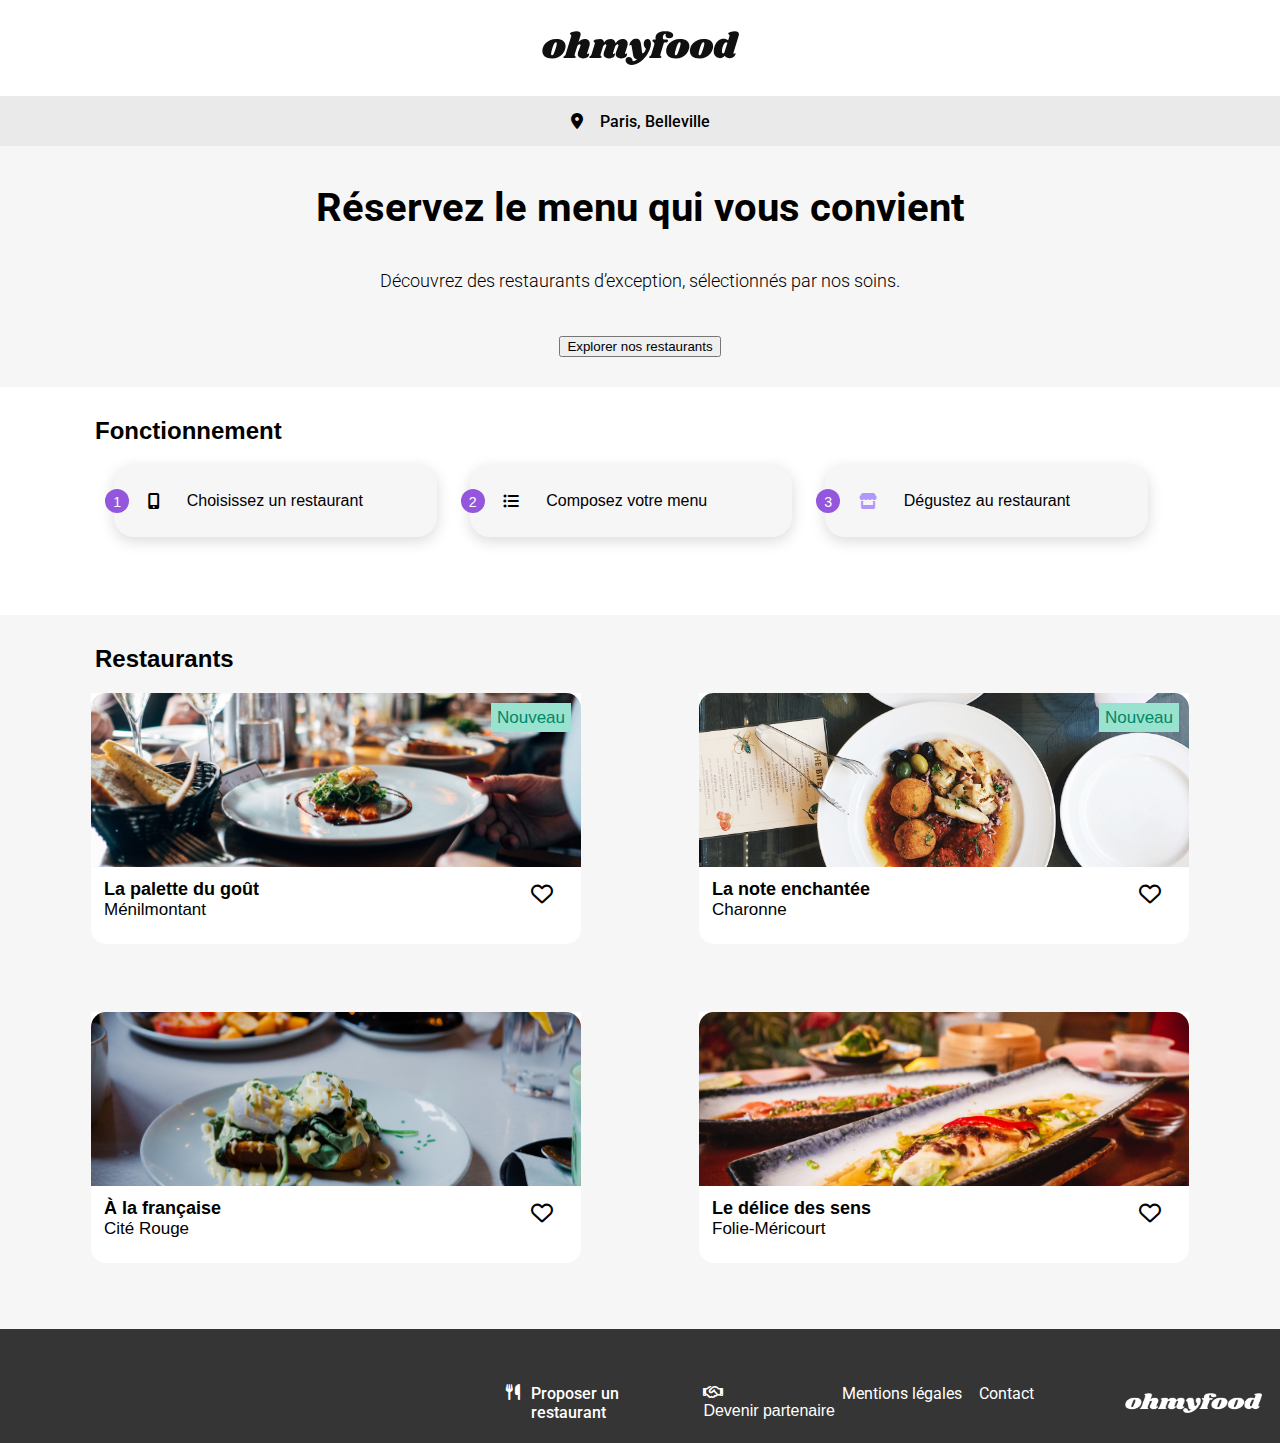
<file: index.html>
<!DOCTYPE html>
<html lang="fr">
<head>
  <meta charset="UTF-8">
  <meta name="viewport" content="width=device-width, initial-scale=1.0">
  <title>OhMyFood</title>

  <link href="https://fonts.googleapis.com/css2?family=Shrikhand&display=swap" rel="stylesheet">
  <link href="https://fonts.googleapis.com/css2?family=Roboto:wght@300;400;500;700&family=Shrikhand&display=swap" rel="stylesheet">
  <link
    rel="stylesheet"
    href="https://cdn.jsdelivr.net/npm/@fortawesome/fontawesome-free@6.5.0/css/all.min.css"
  />

  <link rel="stylesheet" href="css/accueil.css">
</head>

<body class="page-accueil">
  <header>
    <div class="logo-ohmyfood">
      <img src="Images-et-textes-Ohmyfood/images/logo/ohmyfood@2x.svg" alt="Logo Ohmyfood">
    </div>

    <section class="localisation">
      <i class="fa-solid fa-location-dot"></i>
      <p>Paris, Belleville</p>
    </section>
  </header>

<main>
    <section class="nos-restaurants">
      <div class="titre">
    <h1>Réservez le menu qui vous convient</h1>
    </div>
    <div class="para">
    <p>Découvrez des restaurants d’exception, sélectionnés par nos soins.</p>
    </div>
    <div class="button-explorer">
    <button class="button"> Explorer nos restaurants</button>
    </div>
    </section>

    <section class="fonctionnement">
        <h2>Fonctionnement</h2>
        <div class="fonc-ordi">
        <div class="resto-fonc">
          <div class="icone-chiffre">
        <p>1</p>
        </div>
        <div class="resto-fonc-1">
            <i class="fa-solid fa-mobile-screen-button"></i>
        <p class="fonc-p">Choisissez un restaurant</p>
        </div>
        </div>
        <div class="resto-fonc">
          <div class="icone-chiffre">
        <p>2</p>
        </div>
        <div class="resto-fonc-1">
            <i class="fa-solid fa-list-ul"></i>
        <p class="fonc-p">Composez votre menu</p>
        </div>
        </div>
        <div class="resto-fonc">
          <div class="icone-chiffre">
        <p>3</p>
        </div>
        <div class="resto-fonc-1 last">
            <i class="fa-solid fa-store" style="color: #B197FC;"></i>
        <p class="fonc-p">Dégustez au restaurant</p>
        </div>
        </div>
        </div>
    </section>

    <section class="restaurants">
      
      <h2>Restaurants</h2>

      <div class="card-contenaire">

      <div class="card-resto card-1">
        <a href="Restaurant/La-palette-du-gout.html">
        <div class="img-plus-badge">
      <img src="Images-et-textes-Ohmyfood/images/restaurants/jay-wennington-N_Y88TWmGwA-unsplash.jpg" alt="image-d'un-plat-gastro">
      <div class="nouveau">
        <p>Nouveau</p>
      </div>
      </div>
      <div class="bas-de-card">
      <div class="card-txt">
        <h3>La palette du goût</h3>
        <p>Ménilmontant</p>
      </div>
      </div> 
        </a>
      <div class="button-coeur">
       <label class="coeur">
  <input type="checkbox">
  <i class="fa-regular fa-heart coeur-vide"></i>
  <i class="fa-solid fa-heart coeur-plein"></i>
</label>
    </div>
</div>

      <div class="card-resto card-2">
        <a href="Restaurant/La-note-enchantee.html">
        <div class="img-plus-badge">
      <img src="Images-et-textes-Ohmyfood/images/restaurants/stil-u2Lp8tXIcjw-unsplash.jpg" alt="image-d'un-plat-vue-de-dessus">
      <div class="nouveau">
        <p>Nouveau</p>
      </div>
      </div>
      <div class="bas-de-card">
      <div class="card-txt">
        <h3>La note enchantée</h3>
        <p>Charonne</p>
      </div>
      </div> 
        </a>
      <div class="button-coeur">
       <label class="coeur">
  <input type="checkbox">
  <i class="fa-regular fa-heart coeur-vide"></i>
  <i class="fa-solid fa-heart coeur-plein"></i>
</label>
    </div>
</div>

      <div class="card-resto card-3">
        <a href="Restaurant/A-la-francaise.html">
      <img src="Images-et-textes-Ohmyfood/images/restaurants/toa-heftiba-DQKerTsQwi0-unsplash.jpg" alt="image-d'un-plat-a-la-française">
      <div class="bas-de-card">
      <div class="card-txt">
        <h3>À la française</h3>
        <p>Cité Rouge</p>
      </div>
      </div> 
        </a>
      <div class="button-coeur">
       <label class="coeur">
  <input type="checkbox">
  <i class="fa-regular fa-heart coeur-vide"></i>
  <i class="fa-solid fa-heart coeur-plein"></i>
</label>
    </div>
</div>
      
      <div class="card-resto">
        <a href="Restaurant/Le-delice-des-sens.html">
      <img src="Images-et-textes-Ohmyfood/images/restaurants/louis-hansel-shotsoflouis-qNBGVyOCY8Q-unsplash.jpg" alt="image-d'un-plat-de-poisson">
      <div class="bas-de-card">
      <div class="card-txt">
        <h3>Le délice des sens</h3>
        <p>Folie-Méricourt</p>
      </div>
      </div> 
        </a>
      <div class="button-coeur">
       <label class="coeur">
  <input type="checkbox">
  <i class="fa-regular fa-heart coeur-vide"></i>
  <i class="fa-solid fa-heart coeur-plein"></i>
</label>
</div>
  </div>
    </div>
</section>
</main>

<footer>
<img src="Images-et-textes-Ohmyfood/images/logo/ohmyfood.png" alt="logo-oh-my-food">
<div class="txt-footer">
  <div class="couvert">
  <i class="fa-solid fa-utensils"></i>
  <p>Proposer un restaurant</p>
  </div>
  <div class="partenaire">
  <i class="fa-regular fa-handshake"></i>
  <p>Devenir partenaire</p>
  </div>
  <p class="moins">Mentions légales</p>
  <p class="moins">Contact</p>
</div>
</footer>
</body>
</html>
</file>
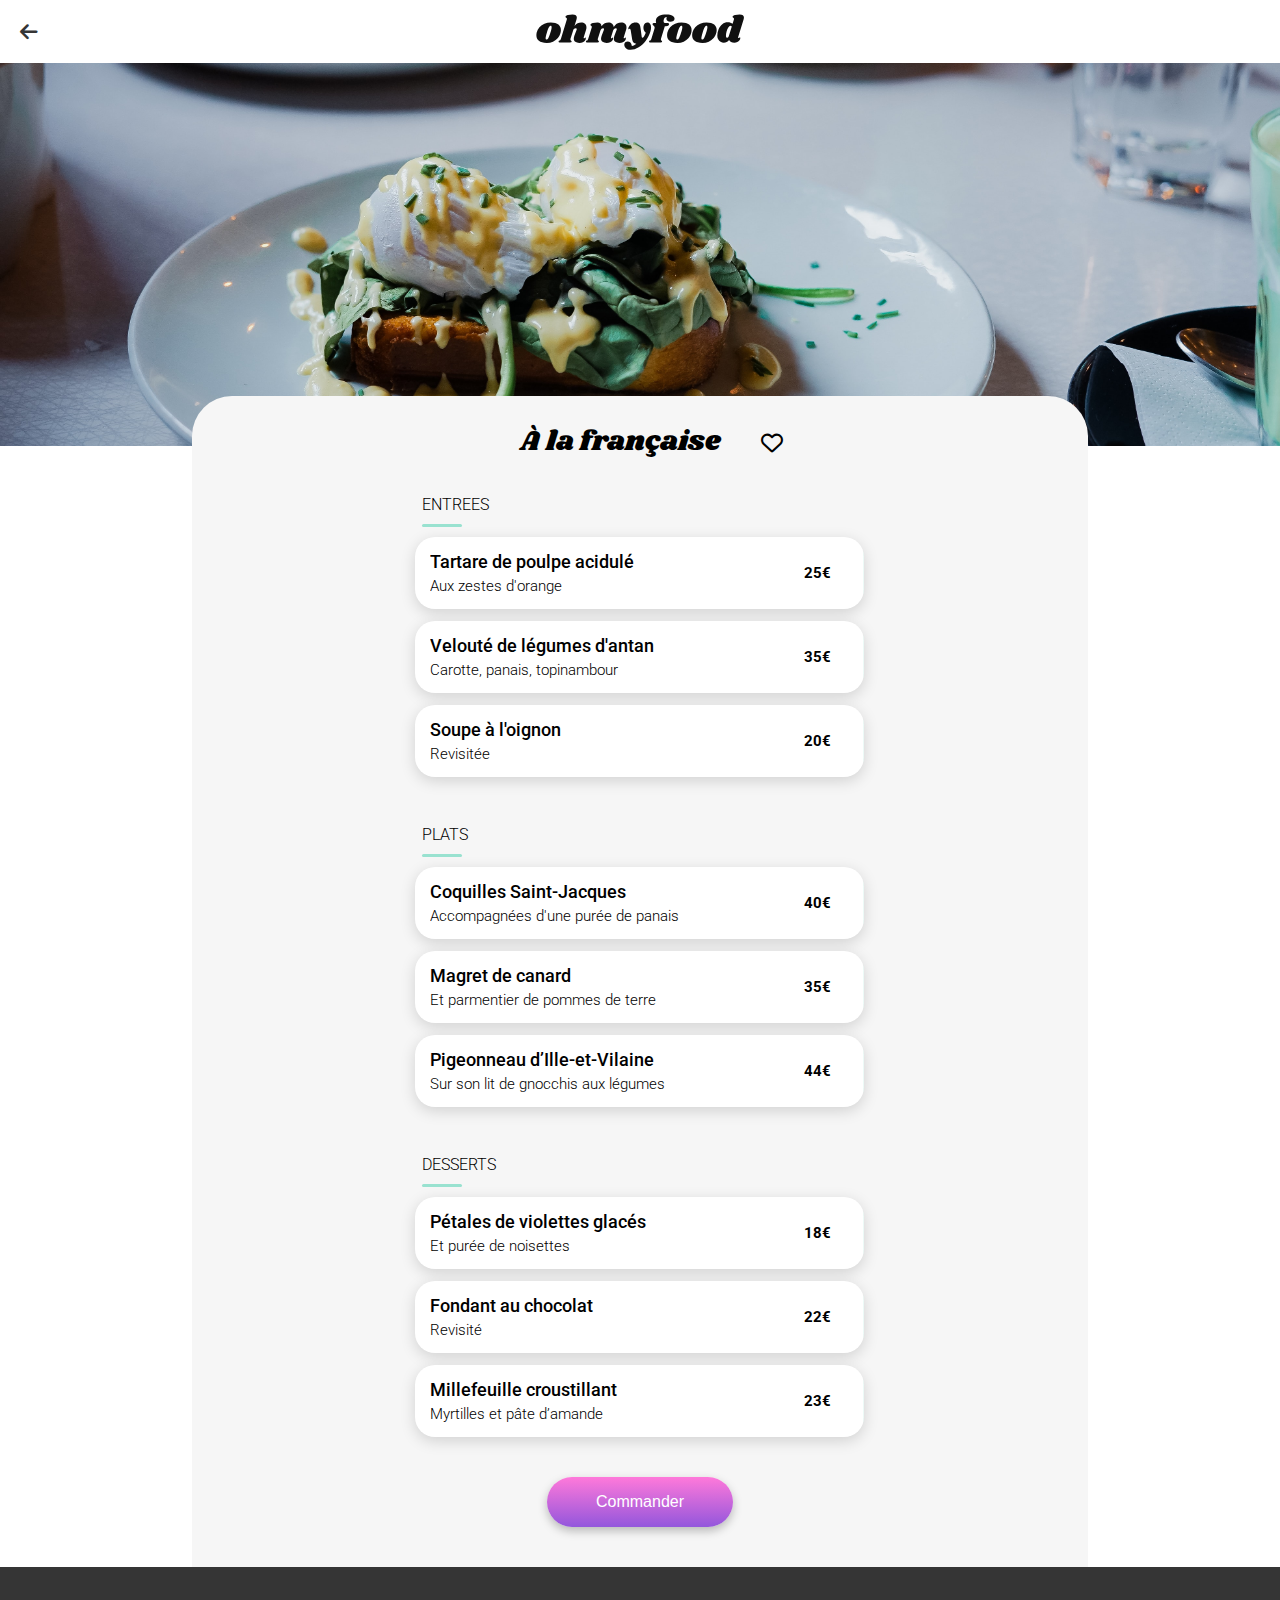
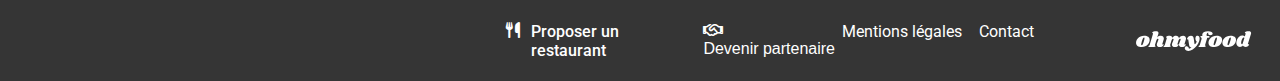
<file: Restaurant/A-la-francaise.html>
<!DOCTYPE html>
<html lang="fr">
<head>
  <meta charset="UTF-8">
  <meta name="viewport" content="width=device-width, initial-scale=1.0">
  <title>OhMyFood - À la française</title>

<link href="https://fonts.googleapis.com/css2?family=Shrikhand&display=swap" rel="stylesheet">
<link href="https://fonts.googleapis.com/css2?family=Roboto:wght@300;400;500;700&family=Shrikhand&display=swap" rel="stylesheet">

  <link
    rel="stylesheet"
    href="https://cdn.jsdelivr.net/npm/@fortawesome/fontawesome-free@6.5.0/css/all.min.css"
  />

  <link rel="stylesheet" href="../css/Restaurant.css">
  <link rel="stylesheet" href="../css/accueil.css">
</head>


<body class="page2">
  <header>
    <div class="logo-ohmyfood-2">
      <a href="../index.html">
        <i class="fa-solid fa-arrow-left fleche-de-gauche"></i>
      </a>
      <img src="../Images-et-textes-Ohmyfood/images/logo/ohmyfood@2x.svg" alt="Logo Ohmyfood">
    </div>
    <img src="../Images-et-textes-Ohmyfood/images/restaurants/toa-heftiba-DQKerTsQwi0-unsplash.jpg" class="img-header" alt="image-d'un-plat-gastro">
  </header>

<main class="main-2">

    <section class="La-palette-du-gout">
    <div class="titre-2">
    <h1>À la française</h1>
    <label class="coeur">
  <input type="checkbox">
  <i class="fa-regular fa-heart coeur-vide"></i>
  <i class="fa-solid fa-heart coeur-plein"></i>
</label>
    </div>
    </section>

  <section class="menu">
  <div class="titre-plus-barre">
  <h2>ENTRÉES</h2>
  <hr class="separator">
  </div>
  <div class="entree">
  <div class="card-menu">
  <div class="clique">
  <div class="card-text">
  <h3>Tartare de poulpe acidulé</h3>
  <p>Aux zestes d'orange</p>
  </div>
  <div class="prix">25€</div>
  </div>
  <div class="fond-vert">
  <span class="icone-border">✓</span>
  </div>
  </div>

  <div class="card-menu">
  <div class="clique">
  <div class="card-text">
  <h3>Velouté de légumes d'antan</h3>
  <p>Carotte, panais, topinambour</p>
  </div>
  <div class="prix">35€</div>
  </div>
  <div class="fond-vert">
  <span class="icone-border">✓</span>
  </div>
  </div>

  <div class="card-menu">
  <div class="clique">
  <div class="card-text">
  <h3>Soupe à l'oignon</h3>
  <p>Revisitée</p>
  </div>
  <div class="prix">20€</div>
  </div>
  <div class="fond-vert">
  <span class="icone-border">✓</span>
  </div>
  </div>
  </div>
  </section>
        
  <section class="menu">
  <div class="titre-plus-barre">
  <h2>PLATS</h2>
  <hr class="separator">
  </div>
  <div class="entree">
  <div class="card-menu">
  <div class="clique">
  <div class="card-text">
  <h3>Coquilles Saint-Jacques</h3>
  <p>Accompagnées d'une purée de panais</p>
  </div>
  <div class="prix">40€</div>
  </div>
  <div class="fond-vert">
  <span class="icone-border">✓</span>
  </div>
  </div>

  <div class="card-menu">
  <div class="clique">
  <div class="card-text">
  <h3>Magret de canard</h3>
  <p>Et parmentier de pommes de terre</p>
  </div>
  <div class="prix">35€</div>
  </div>
  <div class="fond-vert">
  <span class="icone-border">✓</span>
  </div>
  </div>
  
  <div class="card-menu">
  <div class="clique">
  <div class="card-text">
  <h3>Pigeonneau d’Ille-et-Vilaine</h3>
  <p>Sur son lit de gnocchis aux légumes</p>
  </div>
  <div class="prix">44€</div>
  </div>
  <div class="fond-vert">
  <span class="icone-border">✓</span>
  </div>
  </div>
  </div>
  </section>
  

  <section class="menu">
  <div class="titre-plus-barre">
  <h2>DESSERTS</h2>
  <hr class="separator">
  </div>
  <div class="entree">
  <div class="card-menu">
  <div class="clique">
  <div class="card-text">
  <h3>Pétales de violettes glacés</h3>
  <p>Et purée de noisettes</p>
  </div>
  <div class="prix">18€</div>
  </div>
  <div class="fond-vert">
  <span class="icone-border">✓</span>
  </div>
  </div>

  <div class="card-menu">
  <div class="clique">
  <div class="card-text">
  <h3>Fondant au chocolat</h3>
  <p>Revisité</p>
  </div>
  <div class="prix">22€</div>
  </div>
  <div class="fond-vert">
  <span class="icone-border">✓</span>
  </div>
  </div>

  <div class="card-menu">
  <div class="clique">
  <div class="card-text">
  <h3>Millefeuille croustillant</h3>
  <p>Myrtilles et pâte d’amande</p>
  </div>
  <div class="prix">23€</div>
  </div>
  <div class="fond-vert">
  <span class="icone-border">✓</span>
  </div>
  </div>
  </div>
  </section>
  

  <div class="button-explorer2 back-button">
    <button class="button-2" src="">Commander</button>
    </div>
</main>

<footer>
<img src="../Images-et-textes-Ohmyfood/images/logo/ohmyfood@2x.svg" alt="logo-oh-my-food">
<div class="txt-footer">
  <div class="couvert">
  <i class="fa-solid fa-utensils"></i>
  <p>Proposer un restaurant</p>
  </div>
  <div class="partenaire">
  <i class="fa-regular fa-handshake"></i>
  <p>Devenir partenaire</p>
  </div>
  <p class="moins">Mentions légales</p>
  <p class="moins">Contact</p>
</div>
</footer>
</body>
</html>
</file>
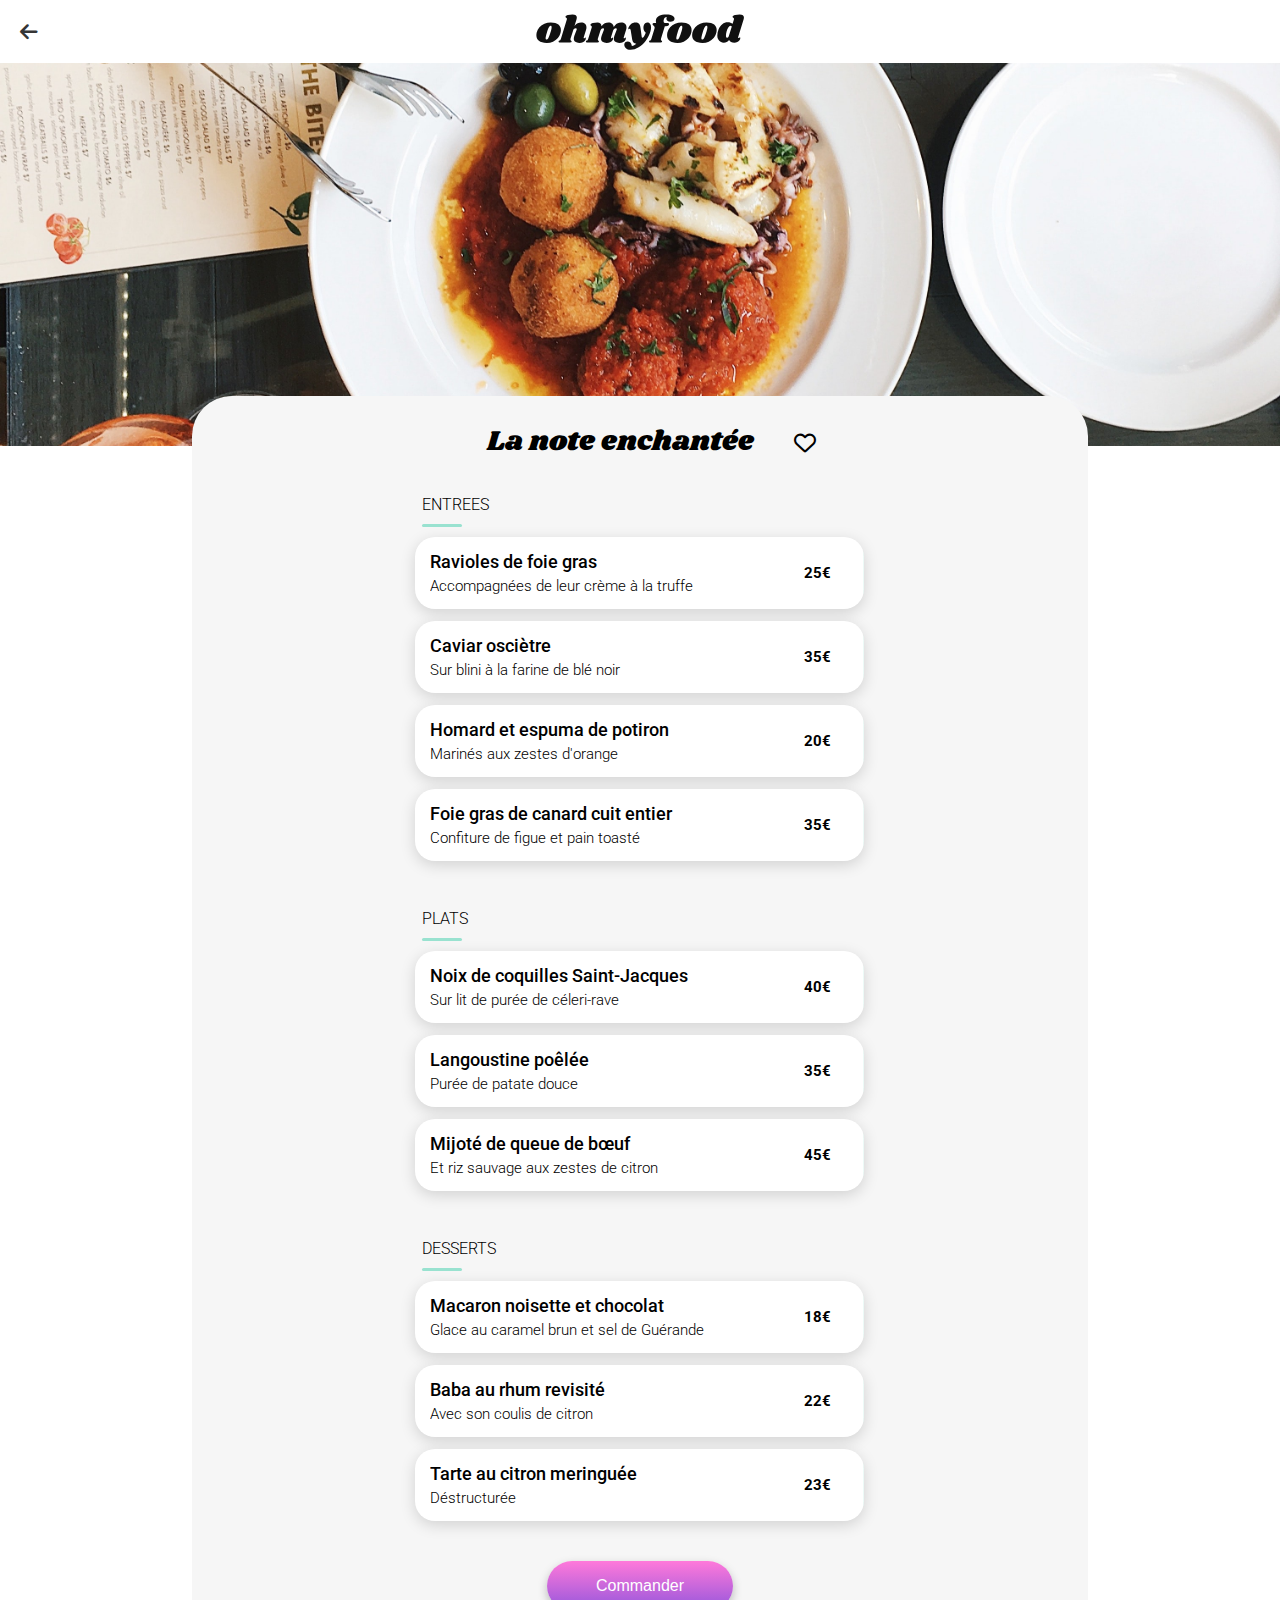
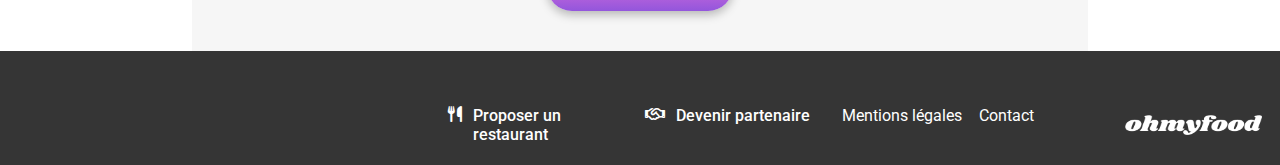
<file: Restaurant/La-note-enchantee.html>
<!DOCTYPE html>
<html lang="fr">
<head>
  <meta charset="UTF-8">
  <meta name="viewport" content="width=device-width, initial-scale=1.0">
  <title>OhMyFood - La note enchantée</title>

<link href="https://fonts.googleapis.com/css2?family=Shrikhand&display=swap" rel="stylesheet">
<link href="https://fonts.googleapis.com/css2?family=Roboto:wght@300;400;500;700&family=Shrikhand&display=swap" rel="stylesheet">

  <link
    rel="stylesheet"
    href="https://cdn.jsdelivr.net/npm/@fortawesome/fontawesome-free@6.5.0/css/all.min.css"
  />

  <link rel="stylesheet" href="../css/Restaurant.css">
  <link rel="stylesheet" href="../css/accueil.css">
</head>


<body class="page2">
  <header>
    <div class="logo-ohmyfood-2">
      <a href="../index.html">
        <i class="fa-solid fa-arrow-left fleche-de-gauche"></i>
      </a>
      <img src="../Images-et-textes-Ohmyfood/images/logo/ohmyfood@2x.svg" alt="Logo Ohmyfood">
    </div>
    <img src="../Images-et-textes-Ohmyfood/images/restaurants/stil-u2Lp8tXIcjw-unsplash.jpg" class="img-header" alt="image-d'un-plat-gastro">
  </header>

<main class="main-2">
    <section class="La-palette-du-gout">
    <div class="titre-2">
    <h1>La note enchantée</h1>
    <label class="coeur">
  <input type="checkbox">
  <i class="fa-regular fa-heart coeur-vide"></i>
  <i class="fa-solid fa-heart coeur-plein"></i>
</label>
    </div>
    </section>

  <section class="menu">
  <div class="titre-plus-barre">
  <h2>ENTRÉES</h2>
  <hr class="separator">
  </div>
  <div class="entree">
  <div class="card-menu">
  <div class="clique">
  <div class="card-text">
  <h3>Ravioles de foie gras</h3>
  <p>Accompagnées de leur crème à la truffe</p>
  </div>
  <div class="prix">25€</div>
  </div>
  <div class="fond-vert">
  <span class="icone-border">✓</span>
  </div>
  </div>

  <div class="card-menu">
  <div class="clique">
  <div class="card-text">
  <h3>Caviar osciètre</h3>
  <p>Sur blini à la farine de blé noir</p>
  </div>
  <div class="prix">35€</div>
  </div>
  <div class="fond-vert">
  <span class="icone-border">✓</span>
  </div>
  </div>

  <div class="card-menu">
  <div class="clique">
  <div class="card-text">
  <h3>Homard et espuma de potiron</h3>
  <p>Marinés aux zestes d'orange</p>
  </div>
  <div class="prix">20€</div>
  </div>
  <div class="fond-vert">
  <span class="icone-border">✓</span>
  </div>
  </div>

  <div class="card-menu">
  <div class="clique">
  <div class="card-text">
  <h3>Foie gras de canard cuit entier</h3>
  <p>Confiture de figue et pain toasté</p>
  </div>
  <div class="prix">35€</div>
  </div>
  <div class="fond-vert">
  <span class="icone-border">✓</span>
  </div>
  </div>
  </div>
  </section>
        
  <section class="menu">
  <div class="titre-plus-barre">
  <h2>PLATS</h2>
  <hr class="separator">
  </div>
  <div class="entree">
  <div class="card-menu">
  <div class="clique">
  <div class="card-text">
  <h3>Noix de coquilles Saint-Jacques</h3>
  <p>Sur lit de purée de céleri-rave</p>
  </div>
  <div class="prix">40€</div>
  </div>
  <div class="fond-vert">
  <span class="icone-border">✓</span>
  </div>
  </div>

  <div class="card-menu">
  <div class="clique">
  <div class="card-text">
  <h3>Langoustine poêlée</h3>
  <p>Purée de patate douce</p>
  </div>
  <div class="prix">35€</div>
  </div>
  <div class="fond-vert">
  <span class="icone-border">✓</span>
  </div>
  </div>
  
  <div class="card-menu">
  <div class="clique">
  <div class="card-text">
  <h3>Mijoté de queue de bœuf</h3>
  <p>Et riz sauvage aux zestes de citron</p>
  </div>
  <div class="prix">45€</div>
  </div>
  <div class="fond-vert">
  <span class="icone-border">✓</span>
  </div>
  </div>
  </div>
  </section>
  

  <section class="menu">
  <div class="titre-plus-barre">
  <h2>DESSERTS</h2>
  <hr class="separator">
  </div>
  <div class="entree">
  <div class="card-menu">
  <div class="clique">
  <div class="card-text">
  <h3>Macaron noisette et chocolat</h3>
  <p>Glace au caramel brun et sel de Guérande</p>
  </div>
  <div class="prix">18€</div>
  </div>
  <div class="fond-vert">
  <span class="icone-border">✓</span>
  </div>
  </div>

  <div class="card-menu">
  <div class="clique">
  <div class="card-text">
  <h3>Baba au rhum revisité </h3>
  <p>Avec son coulis de citron</p>
  </div>
  <div class="prix">22€</div>
  </div>
  <div class="fond-vert">
  <span class="icone-border">✓</span>
  </div>
  </div>

  <div class="card-menu">
  <div class="clique">
  <div class="card-text">
  <h3>Tarte au citron meringuée</h3>
  <p>Déstructurée</p>
  </div>
  <div class="prix">23€</div>
  </div>
  <div class="fond-vert">
  <span class="icone-border">✓</span>
  </div>
  </div>
  </div>
  </section>
  

  <div class="button-explorer2 back-button">
    <button class="button-2">Commander</button>
    </div>
</main>

<footer>
<img src="../Images-et-textes-Ohmyfood/images/logo/ohmyfood.png" alt="logo-oh-my-food">
<div class="txt-footer">
  <div class="couvert">
  <i class="fa-solid fa-utensils"></i>
  <p>Proposer un restaurant</p>
  </div>
  <div class="couvert">
  <i class="fa-regular fa-handshake"></i>
  <p>Devenir partenaire</p>
  </div>
  <p class="moins">Mentions légales</p>
  <p class="moins">Contact</p>
</div>
</footer>
</body>
</html>
</file>
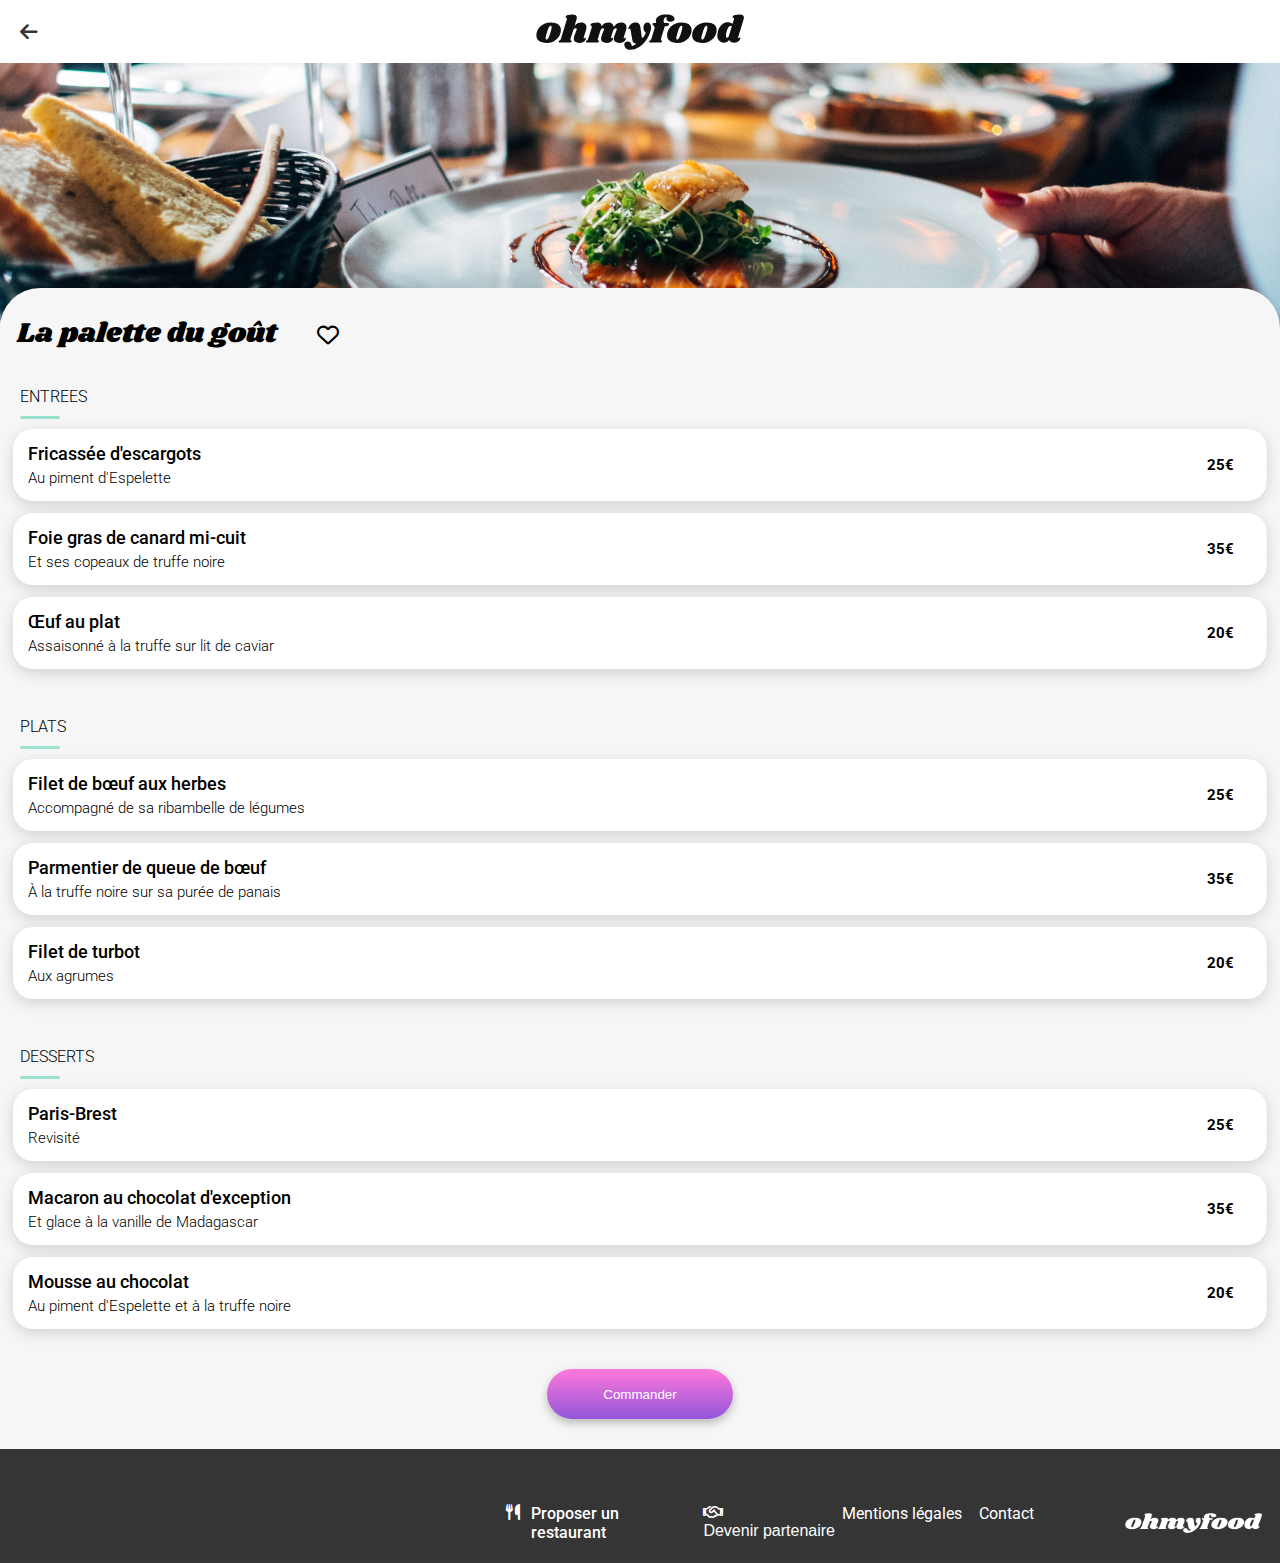
<file: Restaurant/La-palette-du-gout.html>
<!DOCTYPE html>
<html lang="fr">
<head>
  <meta charset="UTF-8">
  <meta name="viewport" content="width=device-width, initial-scale=1.0">
  <title>OhMyFood - La palette du goût</title>

<link href="https://fonts.googleapis.com/css2?family=Shrikhand&display=swap" rel="stylesheet">
<link href="https://fonts.googleapis.com/css2?family=Roboto:wght@300;400;500;700&family=Shrikhand&display=swap" rel="stylesheet">

  <link
    rel="stylesheet"
    href="https://cdn.jsdelivr.net/npm/@fortawesome/fontawesome-free@6.5.0/css/all.min.css"
  />

  <link rel="stylesheet" href="../css/Restaurant.css">
  <link rel="stylesheet" href="../css/accueil.css">
</head>


<body class="page2">
  <header>
    <div class="logo-ohmyfood-2">
      <a href="../index.html">
        <i class="fa-solid fa-arrow-left fleche-de-gauche"></i>
      </a>
      <img src="../Images-et-textes-Ohmyfood/images/logo/ohmyfood@2x.svg" alt="Logo Ohmyfood">
    </div>
  </header>

<main>
    <img src="../Images-et-textes-Ohmyfood/images/restaurants/jay-wennington-N_Y88TWmGwA-unsplash.jpg" alt="image-d'un-plat-gastro">

    <section class="La-palette-du-gout">
    <div class="titre-2">
    <h1>La palette du goût</h1>
    <label class="coeur">
  <input type="checkbox">
  <i class="fa-regular fa-heart coeur-vide"></i>
  <i class="fa-solid fa-heart coeur-plein"></i>
</label>
    </div>
    </section>

  <section class="menu">
  <div class="titre-plus-barre">
  <h2>ENTRÉES</h2>
  <hr class="separator">
  </div>
  <div class="entree">
  <div class="card-menu">
  <div class="clique">
  <div class="card-text">
  <h3>Fricassée d'escargots</h3>
  <p>Au piment d'Espelette</p>
  </div>
  <div class="prix">25€</div>
  </div>
  <div class="fond-vert">
  <span class="icone-border">✓</span>
  </div>
  </div>

  <div class="card-menu">
  <div class="clique">
  <div class="card-text">
  <h3>Foie gras de canard mi-cuit</h3>
  <p>Et ses copeaux de truffe noire</p>
  </div>
  <div class="prix">35€</div>
  </div>
  <div class="fond-vert">
  <span class="icone-border">✓</span>
  </div>
  </div>

  <div class="card-menu">
  <div class="clique">
  <div class="card-text">
  <h3>Œuf au plat</h3>
  <p>Assaisonné à la truffe sur lit de caviar</p>
  </div>
  <div class="prix">20€</div>
  </div>
  <div class="fond-vert">
  <span class="icone-border">✓</span>
  </div>
  </div>
  </div>
        
  <section class="menu">
  <div class="titre-plus-barre">
  <h2>PLATS</h2>
  <hr class="separator">
  </div>
  <div class="entree">
  <div class="card-menu">
  <div class="clique">
  <div class="card-text">
  <h3>Filet de bœuf aux herbes</h3>
  <p>Accompagné de sa ribambelle de légumes</p>
  </div>
  <div class="prix">25€</div>
  </div>
  <div class="fond-vert">
  <span class="icone-border">✓</span>
  </div>
  </div>

  <div class="card-menu">
  <div class="clique">
  <div class="card-text">
  <h3>Parmentier de queue de bœuf</h3>
  <p>À la truffe noire sur sa purée de panais</p>
  </div>
  <div class="prix">35€</div>
  </div>
  <div class="fond-vert">
  <span class="icone-border">✓</span>
  </div>
  </div>
  
  <div class="card-menu">
  <div class="clique">
  <div class="card-text">
  <h3>Filet de turbot</h3>
  <p>Aux agrumes</p>
  </div>
  <div class="prix">20€</div>
  </div>
  <div class="fond-vert">
  <span class="icone-border">✓</span>
  </div>
  </div>
  </div>
  

  <section class="menu">
  <div class="titre-plus-barre">
  <h2>DESSERTS</h2>
  <hr class="separator">
  </div>
  <div class="entree">
  <div class="card-menu">
  <div class="clique">
  <div class="card-text">
  <h3>Paris-Brest</h3>
  <p>Revisité</p>
  </div>
  <div class="prix">25€</div>
  </div>
  <div class="fond-vert">
  <span class="icone-border">✓</span>
  </div>
  </div>

  <div class="card-menu">
  <div class="clique">
  <div class="card-text">
  <h3>Macaron au chocolat d'exception</h3>
  <p>Et glace à la vanille de Madagascar</p>
  </div>
  <div class="prix">35€</div>
  </div>
  <div class="fond-vert">
  <span class="icone-border">✓</span>
  </div>
  </div>

  <div class="card-menu">
  <div class="clique">
  <div class="card-text">
  <h3>Mousse au chocolat</h3>
  <p>Au piment d'Espelette et à la truffe noire</p>
  </div>
  <div class="prix">20€</div>
  </div>
  <div class="fond-vert">
  <span class="icone-border">✓</span>
  </div>
  </div>
  </div>
  

  <div class="button-explorer">
    <button class="button-2" src="">Commander</button>
    </div>
</main>

<footer>
<img src="../Images-et-textes-Ohmyfood/images/logo/ohmyfood.png" alt="logo-oh-my-food">
<div class="txt-footer">
  <div class="couvert">
  <i class="fa-solid fa-utensils"></i>
  <p>Proposer un restaurant</p>
  </div>
  <div class="partenaire">
  <i class="fa-regular fa-handshake"></i>
  <p>Devenir partenaire</p>
  </div>
  <p class="moins">Mentions légales</p>
  <p class="moins">Contact</p>
</div>
</footer>
</body>
</html>
</file>
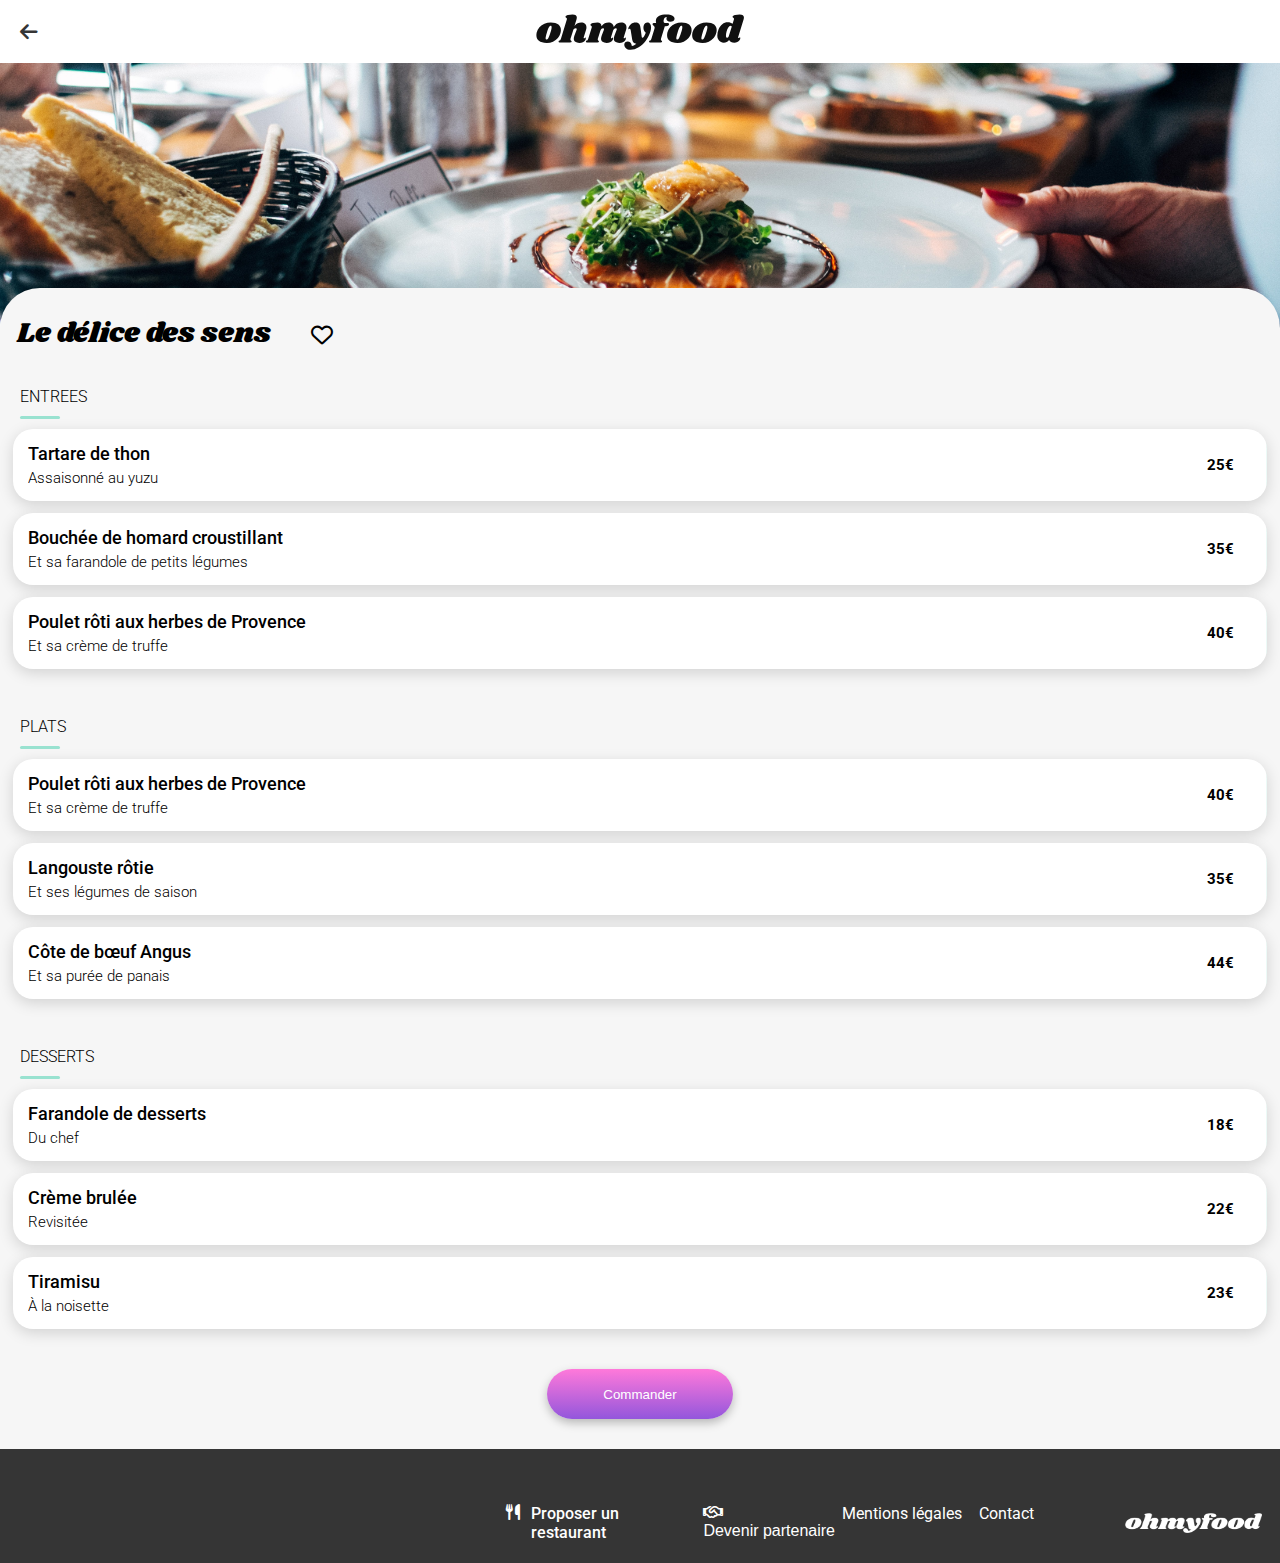
<file: Restaurant/Le-delice-des-sens.html>
<!DOCTYPE html>
<html lang="fr">
<head>
  <meta charset="UTF-8">
  <meta name="viewport" content="width=device-width, initial-scale=1.0">
  <title>OhMyFood - Le délice des sens</title>

<link href="https://fonts.googleapis.com/css2?family=Shrikhand&display=swap" rel="stylesheet">
<link href="https://fonts.googleapis.com/css2?family=Roboto:wght@300;400;500;700&family=Shrikhand&display=swap" rel="stylesheet">

  <link
    rel="stylesheet"
    href="https://cdn.jsdelivr.net/npm/@fortawesome/fontawesome-free@6.5.0/css/all.min.css"
  />

  <link rel="stylesheet" href="../css/Restaurant.css">
  <link rel="stylesheet" href="../css/accueil.css">
</head>


<body class="page2">
  <header>
    <div class="logo-ohmyfood-2">
      <a href="../index.html">
        <i class="fa-solid fa-arrow-left fleche-de-gauche"></i>
      </a>
      <img src="../Images-et-textes-Ohmyfood/images/logo/ohmyfood@2x.svg" alt="Logo Ohmyfood">
    </div>
  </header>

<main>
    <img src="../Images-et-textes-Ohmyfood/images/restaurants/jay-wennington-N_Y88TWmGwA-unsplash.jpg" alt="image-d'un-plat-gastro">

    <section class="La-palette-du-gout">
    <div class="titre-2">
    <h1>Le délice des sens</h1>
    <label class="coeur">
  <input type="checkbox">
  <i class="fa-regular fa-heart coeur-vide"></i>
  <i class="fa-solid fa-heart coeur-plein"></i>
</label>
    </div>
    </section>

  <section class="menu">
  <div class="titre-plus-barre">
  <h2>ENTRÉES</h2>
  <hr class="separator">
  </div>
  <div class="entree">
  <div class="card-menu">
  <div class="clique">
  <div class="card-text">
  <h3>Tartare de thon</h3>
  <p>Assaisonné au yuzu</p>
  </div>
  <div class="prix">25€</div>
  </div>
  <div class="fond-vert">
  <span class="icone-border">✓</span>
  </div>
  </div>

  <div class="card-menu">
  <div class="clique">
  <div class="card-text">
  <h3>Bouchée de homard croustillant </h3>
  <p>Et sa farandole de petits légumes</p>
  </div>
  <div class="prix">35€</div>
  </div>
  <div class="fond-vert">
  <span class="icone-border">✓</span>
  </div>
  </div>

  <div class="card-menu">
  <div class="clique">
  <div class="card-text">
  <h3>Poulet rôti aux herbes de Provence</h3>
  <p>Et sa crème de truffe</p>
  </div>
  <div class="prix">40€</div>
  </div>
  <div class="fond-vert">
  <span class="icone-border">✓</span>
  </div>
  </div>
  </div>
        
  <section class="menu">
  <div class="titre-plus-barre">
  <h2>PLATS</h2>
  <hr class="separator">
  </div>
  <div class="entree">
  <div class="card-menu">
  <div class="clique">
  <div class="card-text">
  <h3>Poulet rôti aux herbes de Provence </h3>
  <p>Et sa crème de truffe</p>
  </div>
  <div class="prix">40€</div>
  </div>
  <div class="fond-vert">
  <span class="icone-border">✓</span>
  </div>
  </div>

  <div class="card-menu">
  <div class="clique">
  <div class="card-text">
  <h3>Langouste rôtie</h3>
  <p>Et ses légumes de saison</p>
  </div>
  <div class="prix">35€</div>
  </div>
  <div class="fond-vert">
  <span class="icone-border">✓</span>
  </div>
  </div>
  
  <div class="card-menu">
  <div class="clique">
  <div class="card-text">
  <h3>Côte de bœuf Angus </h3>
  <p>Et sa purée de panais</p>
  </div>
  <div class="prix">44€</div>
  </div>
  <div class="fond-vert">
  <span class="icone-border">✓</span>
  </div>
  </div>
  </div>
  

  <section class="menu">
  <div class="titre-plus-barre">
  <h2>DESSERTS</h2>
  <hr class="separator">
  </div>
  <div class="entree">
  <div class="card-menu">
  <div class="clique">
  <div class="card-text">
  <h3>Farandole de desserts</h3>
  <p>Du chef</p>
  </div>
  <div class="prix">18€</div>
  </div>
  <div class="fond-vert">
  <span class="icone-border">✓</span>
  </div>
  </div>

  <div class="card-menu">
  <div class="clique">
  <div class="card-text">
  <h3>Crème brulée </h3>
  <p>Revisitée</p>
  </div>
  <div class="prix">22€</div>
  </div>
  <div class="fond-vert">
  <span class="icone-border">✓</span>
  </div>
  </div>

  <div class="card-menu">
  <div class="clique">
  <div class="card-text">
  <h3>Tiramisu</h3>
  <p>À la noisette</p>
  </div>
  <div class="prix">23€</div>
  </div>
  <div class="fond-vert">
  <span class="icone-border">✓</span>
  </div>
  </div>
  </div>
  

  <div class="button-explorer">
    <button class="button-2" src="">Commander</button>
    </div>
</main>

<footer>
<img src="../Images-et-textes-Ohmyfood/images/logo/ohmyfood.png" alt="logo-oh-my-food">
<div class="txt-footer">
  <div class="couvert">
  <i class="fa-solid fa-utensils"></i>
  <p>Proposer un restaurant</p>
  </div>
  <div class="partenaire">
  <i class="fa-regular fa-handshake"></i>
  <p>Devenir partenaire</p>
  </div>
  <p class="moins">Mentions légales</p>
  <p class="moins">Contact</p>
</div>
</footer>
</body>
</html>
</file>
<file: css/accueil.css>
/*! minireset.css v0.0.6 | MIT License | github.com/jgthms/minireset.css */
html, body, p, ol, ul, li, dl, dt, dd, blockquote, figure, fieldset, legend, textarea, pre, iframe, hr, h1, h2, h3, h4, h5, h6 {
  margin: 0;
  padding: 0;
}

h1, h2, h3, h4, h5, h6 {
  font-size: 100%;
  font-weight: normal;
}

ul {
  list-style: none;
}

button, input, select {
  margin: 0;
}

html {
  box-sizing: border-box;
}

*, *::before, *::after {
  box-sizing: inherit;
}

img, video {
  height: auto;
  max-width: 100%;
}

iframe {
  border: 0;
}

table {
  border-collapse: collapse;
  border-spacing: 0;
}

td, th {
  padding: 0;
} /*! minireset.css v0.0.6 | MIT License | github.com/jgthms/minireset.css */
html, body, p, ol, ul, li, dl, dt, dd, blockquote, figure, fieldset, legend, textarea, pre, iframe, hr, h1, h2, h3, h4, h5, h6 {
  margin: 0;
  padding: 0;
}

h1, h2, h3, h4, h5, h6 {
  font-size: 100%;
  font-weight: normal;
}

ul {
  list-style: none;
}

button, input, select {
  margin: 0;
}

html {
  box-sizing: border-box;
}

*, *::before, *::after {
  box-sizing: inherit;
}

img, video {
  height: auto;
  max-width: 100%;
}

iframe {
  border: 0;
}

table {
  border-collapse: collapse;
  border-spacing: 0;
}

td, th {
  padding: 0;
}

.page2 {
  font-family: sans-serif;
}

header .logo-ohmyfood-2 {
  display: flex;
  width: 100%;
  height: 63px;
  background: #fff;
  align-items: center;
  justify-content: center;
  position: relative;
  box-shadow: none;
}
header .logo-ohmyfood-2 .fleche-de-gauche {
  position: absolute;
  left: 20px;
  top: 50%;
  transform: translateY(-50%);
  font-size: 20px;
  color: #353535;
  text-decoration: none;
}
header .logo-ohmyfood-2 img {
  height: 36px;
}
header .img-header {
  width: 100%;
  height: 275px;
  object-fit: cover;
  object-position: center 60%;
}

main {
  width: 100%;
}
main .La-palette-du-gout {
  width: 100%;
  border-top-left-radius: 40px;
  border-top-right-radius: 40px;
  background: #F6F6F6;
  margin: -50px;
  position: relative;
  z-index: 2;
}
main .titre-2 {
  display: flex;
  flex-direction: row;
  gap: 40px;
  align-items: center;
  height: 27px;
  margin: 32px 17px 42px 17px;
}
main .titre-2 .coeur {
  margin-top: -20px;
  position: relative;
}
main .titre-2 h1 {
  font-size: 28px;
  font-weight: 400;
  font-family: Shrikhand;
  margin: 0;
}
main .menu {
  background: #F6F6F6;
  width: 100%;
}
main .menu h2 {
  font-family: "Roboto", sans-serif;
  font-weight: 300;
  margin: 0;
  font-size: 16px;
}
main .entree {
  display: flex;
  flex-direction: column;
  width: 100%;
  padding: 0 13px;
  gap: 12px;
}
main .card-menu {
  background: #FFFFFF;
  display: flex;
  align-items: center;
  position: relative;
  border: transparent;
  overflow: hidden;
  border-radius: 20px;
  height: 72px;
  box-shadow: 0 4px 15px rgba(0, 0, 0, 0.15);
}
main .card-menu .clique {
  display: flex;
  align-items: center;
  width: 100%;
  gap: 55px;
  margin-right: 15px;
  transition: all 0.4s ease;
}
main .card-menu .card-text {
  flex: 1;
  min-width: 0;
  display: flex;
  flex-direction: column;
  gap: 5px;
  margin-left: 15px;
  max-width: calc(100% - 115px);
}
main .card-menu h3 {
  font-weight: 500;
  font-family: "Roboto", sans-serif;
  font-size: 18px;
}
main .card-menu p {
  font-weight: 300;
  font-family: "Roboto", sans-serif;
  font-size: 15.04px;
  flex-wrap: wrap;
}
main .card-menu .prix {
  flex-shrink: 0;
  font-weight: 700;
  font-family: "Roboto", sans-serif;
  font-size: 15.04px;
  margin: 0;
  transition: all 0.4s ease;
}
main .card-menu .clique h3,
main .card-menu .clique p {
  overflow: hidden;
  white-space: nowrap;
  text-overflow: ellipsis;
  width: 100%;
  display: block;
}
main .card-menu:hover .prix {
  margin-right: 55px;
  transition: all 0.4s ease;
}
main .titre-plus-barre {
  display: flex;
  flex-direction: column;
  margin: 48px 80px 0 20px;
}
main .separator {
  width: 40px;
  height: 3px;
  border: none;
  background: #99E2D0;
  margin: 10px 0;
  border-radius: 10px;
}
main .back-button {
  background: #F6F6F6;
  width: 100%;
  padding-bottom: 40px;
}
main .button-explorer2 {
  display: flex;
  align-items: center;
  justify-content: center;
}
main .button-explorer2 .button-2 {
  font-size: 16px;
  margin-top: 40px;
  border-radius: 40px;
  border: transparent;
  width: 186px;
  height: 50px;
  background: linear-gradient(#FF79DA, #9356DC);
  color: white;
  box-shadow: 0 4px 10px rgba(0, 0, 0, 0.25);
  cursor: pointer;
  transition: all 0.25s ease;
}
main .button-explorer2 .button-2:hover {
  opacity: 0.85;
  box-shadow: 1px 2px 9px 5px rgba(0, 0, 0, 0.18);
  font-size: 16.1px;
}
main .fond-vert {
  position: absolute;
  right: 0;
  top: 0;
  width: 59.84px;
  height: 100%;
  transform: translateX(100%);
  transition: all 0.4s ease;
  display: flex;
  align-items: center;
  justify-content: center;
  background: #99E2D0;
  border-top-right-radius: 20px;
  border-bottom-right-radius: 20px;
}
main .fond-vert .icone-border {
  width: 22px;
  border-radius: 60px;
  padding: 1px 4px;
  background: #FFFFFF;
  justify-content: center;
  align-items: center;
  display: inline-block;
  color: #99E2D0;
}
main .card-menu:hover .fond-vert {
  transform: translateX(0);
}
main .card-menu:hover .clique h3,
main .card-menu:hover .clique p {
  overflow: hidden;
  white-space: nowrap;
  text-overflow: ellipsis;
  width: 100%;
  display: block;
}

@media screen and (max-width: 480px) {
  main .card-menu:hover .prix {
    margin-right: 70px;
  }
}
@media screen and (min-width: 1024px) {
  .main-2 {
    padding-left: 192px;
    padding-right: 192px;
  }
  .main-2 .titre-2 {
    justify-content: center;
  }
  .main-2 .menu {
    padding-left: 210px;
    padding-right: 211px;
  }
}
.loader-container {
  position: fixed;
  inset: 0;
  background-color: white;
  display: flex;
  justify-content: center;
  align-items: center;
  z-index: 9999;
  animation: fadeOut 3s forwards;
}

.loader {
  width: 50px;
  height: 50px;
  border: 5px solid #f3f3f3;
  border-top: 5px solid #9356DC;
  border-radius: 50%;
  animation: spin 1s linear infinite;
}

@keyframes spin {
  0% {
    transform: rotate(0deg);
  }
  100% {
    transform: rotate(360deg);
  }
}
@keyframes fadeOut {
  0% {
    opacity: 1;
  }
  90% {
    opacity: 1;
  }
  100% {
    opacity: 0;
    visibility: hidden;
  }
}
.page-accueil {
  font-family: sans-serif;
}

header {
  display: flex;
  flex-direction: column;
  width: 100%;
}
header .logo-ohmyfood {
  display: flex;
  width: 100%;
  height: 63px;
  background: #fff;
  align-items: center;
  justify-content: center;
  position: relative;
  z-index: 10;
  box-shadow: 0 4px 4px rgba(0, 0, 0, 0.25);
}
header .logo-ohmyfood img {
  height: 36px;
  width: 197px;
  display: block;
}
header .localisation {
  background: #EAEAEA;
  text-align: center;
  justify-content: center;
  align-items: center;
  display: flex;
  flex-direction: row;
  gap: 17px;
  width: 100%;
  height: 50px;
  z-index: 2;
  box-shadow: 0 4px 4px rgba(0, 0, 0, 0.25);
}
header .localisation p {
  font-size: 16px;
  font-family: "Roboto", sans-serif;
  font-weight: 500;
}

main {
  display: flex;
  flex-direction: column;
  justify-content: center;
  align-items: center;
  width: 100%;
}
main a {
  text-decoration: none;
  color: inherit;
}
main .nos-restaurants {
  background: #F6F6F6;
  width: 100%;
  position: relative;
}
main .titre {
  display: flex;
  align-items: center;
  justify-content: center;
  text-align: center;
  margin-top: 38px;
}
main .titre h1 {
  font-weight: 700;
  font-family: "Roboto", sans-serif;
  font-size: 24px;
  width: 70%;
  height: 68px;
}
main .para {
  font-family: "Roboto", sans-serif;
  font-weight: 300;
  font-size: 18px;
  margin-bottom: 27px;
  text-align: center;
}
main .button-explorer {
  display: flex;
  align-items: center;
  justify-content: center;
  margin-bottom: 57px;
}
main .button-explorer .buton {
  font-size: 16px;
  border-radius: 40px;
  border: transparent;
  width: 218px;
  height: 50px;
  background: linear-gradient(#FF79DA, #9356DC);
  color: white;
  box-shadow: 0 4px 10px rgba(0, 0, 0, 0.25);
  cursor: pointer;
  transition: all 0.25s ease;
}
main .button-explorer .buton:hover {
  opacity: 0.85;
  box-shadow: 1px 2px 9px 5px rgba(0, 0, 0, 0.18);
  font-size: 16.1px;
}
main h2 {
  font-size: 24px;
  margin: 48px 80px 26px 20px;
  font-weight: bolder;
}
main .resto-fonc {
  display: flex;
  flex-direction: row;
  align-items: baseline;
  justify-content: center;
}
main .icone-chiffre {
  display: flex;
  justify-content: center;
  padding: 5px 2px;
  border-radius: 20px;
  width: 24px;
  height: 24px;
  border: transparent;
  background: #9356DC;
  position: relative;
  margin-right: -15px;
}
main .icone-chiffre p {
  font-size: 14.18px;
  color: #FFFFFF;
}
main .fonctionnement {
  width: 100%;
  padding: 0 20px;
}
main .fonctionnement .last {
  margin-bottom: 68px;
}
main .resto-fonc-1 {
  display: flex;
  flex-direction: row;
  align-items: center;
  gap: 27px;
  background: #F6F6F6;
  border: transparent;
  border-radius: 20px;
  box-shadow: 0 4px 15px rgba(0, 0, 0, 0.15);
  width: 100%;
  height: 72px;
  margin-bottom: 24.92px;
}
main .resto-fonc-1 i {
  margin-left: 33.47px;
}
main .resto-fonc-1 p {
  font-size: 16px;
  font-weight: 500;
}
main .restaurants {
  background: #F6F6F6;
  width: 100%;
  padding-bottom: 66px;
}
main .restaurants h2 {
  margin-top: 54px;
  margin-left: 20px;
}
main .card-contenaire {
  display: flex;
  flex-direction: column;
  justify-content: center;
  align-items: center;
  gap: 18px;
  padding: 0 17px;
}
main .card-resto {
  width: 100%;
  background: #FFFFFF;
  border-bottom-left-radius: 15px;
  border-bottom-right-radius: 15px;
  position: relative;
}
main .card-resto img {
  width: 100%;
  height: 174px;
  border-top-left-radius: 15px;
  border-top-right-radius: 15px;
  object-fit: cover;
  display: block;
}
main .card-resto .img-plus-badge {
  position: relative;
  overflow: hidden;
}
main .card-resto .nouveau {
  background: #99E2D0;
  color: #008766;
  display: flex;
  align-items: center;
  justify-content: center;
  width: 80px;
  height: 29px;
  position: absolute;
  top: 10px;
  right: 10px;
  font-size: 14px;
}
main .card-resto .card-txt {
  width: 100%;
  margin: 12px 0 12px 13px;
}
main .card-resto h3 {
  font-weight: 700;
  font-size: 18px;
}
main .card-resto p {
  font-size: 17px;
}
main .bas-de-card {
  display: flex;
  flex-direction: row;
  width: 85%;
}
main .button-coeur {
  position: absolute;
  top: 190px;
  right: 50px;
  z-index: 2;
}
main .coeur {
  display: inline-block;
  cursor: pointer;
  font-size: 22px;
}
main .coeur input {
  display: none;
}
main .coeur .coeur-vide,
main .coeur .coeur-plein {
  position: absolute;
  top: 0;
  left: 0;
  transition: opacity 0.4s ease;
}
main .coeur .coeur-vide {
  color: #000000;
  opacity: 1;
}
main .coeur .coeur-plein {
  display: inline-block;
  background: linear-gradient(193deg, #9356DC -11.44%, #FF79DA 123.93%);
  -webkit-background-clip: text;
  background-clip: text;
  -webkit-text-fill-color: transparent;
  opacity: 0;
}
main .coeur input:checked + .coeur-vide {
  opacity: 0;
}
main .coeur input:checked ~ .coeur-plein {
  opacity: 1;
}

footer {
  background: #353535;
  width: 100%;
  height: 186px;
}
footer img {
  color: #FFFFFF;
  width: 137px;
  height: 20px;
  margin: 22px 0 16px 25px;
  font-family: "Shrikhand", sans-serif;
  filter: brightness(0) invert(1);
}
footer .txt-footer {
  display: flex;
  color: #FFFFFF;
  gap: 7px;
  flex-direction: column;
  margin-left: 25px;
}
footer .couvert {
  display: flex;
  flex-direction: row;
  gap: 11px;
  font-weight: 500;
  width: 190px;
  font-family: "Roboto", sans-serif;
}
footer .moins {
  font-weight: 400;
  width: 130px;
  font-family: "Roboto", sans-serif;
}

@media screen and (min-width: 1024px) {
  header .logo-ohmyfood {
    box-shadow: none;
    height: 96px;
  }
  header .localisation {
    box-shadow: none;
  }
  header .img-header {
    height: 383px;
  }
  main .titre h1 {
    font-size: 40px;
  }
  main .nos-restaurants {
    display: flex;
    flex-direction: column;
    gap: 18px;
  }
  main .button-explorer {
    margin-bottom: 30px;
  }
  main .fonctionnement {
    width: 100%;
    height: 228.37px;
    padding: 0;
  }
  main .fonctionnement h2 {
    max-width: 1090px;
    margin: 0 auto 20px;
    margin-top: 30px;
  }
  main .fonctionnement .fonc-ordi {
    display: flex;
    flex-direction: row;
    justify-content: center;
    align-items: center;
    gap: 24px;
    margin: 0 207px 50px 180px;
  }
  main .fonctionnement .resto-fonc-1 {
    margin-bottom: 0;
    width: 322.48px;
  }
  main .fonctionnement .last {
    margin: 0;
  }
  main .restaurants h2 {
    max-width: 1090px;
    margin: 0 auto 20px;
    margin-top: 30px;
  }
  main .restaurants .card-contenaire {
    display: grid;
    grid-template-columns: repeat(2, 1fr);
    max-width: 900px;
    margin: 0 auto;
  }
  main .restaurants .card-resto {
    width: 490px;
    height: 251px;
  }
  main .restaurants .card-1 {
    margin-right: 100px;
    margin-bottom: 50px;
  }
  main .restaurants .card-2 {
    margin-bottom: 50px;
  }
  main .restaurants .card-3 {
    margin-right: 100px;
  }
  footer {
    display: flex;
    flex-direction: row-reverse;
    align-items: center;
    height: 114px;
    width: 100%;
  }
  footer img {
    margin: 64px 18px 30px 16px;
  }
  footer .txt-footer {
    flex-direction: row;
    gap: 7px;
    margin-bottom: 30px;
    margin-top: 64px;
  }
}

/*# sourceMappingURL=accueil.css.map */
</file>
<file: css/Restaurant.css>
/*! minireset.css v0.0.6 | MIT License | github.com/jgthms/minireset.css */
html, body, p, ol, ul, li, dl, dt, dd, blockquote, figure, fieldset, legend, textarea, pre, iframe, hr, h1, h2, h3, h4, h5, h6 {
  margin: 0;
  padding: 0;
}

h1, h2, h3, h4, h5, h6 {
  font-size: 100%;
  font-weight: normal;
}

ul {
  list-style: none;
}

button, input, select {
  margin: 0;
}

html {
  box-sizing: border-box;
}

*, *::before, *::after {
  box-sizing: inherit;
}

img, video {
  height: auto;
  max-width: 100%;
}

iframe {
  border: 0;
}

table {
  border-collapse: collapse;
  border-spacing: 0;
}

td, th {
  padding: 0;
}

.page2 {
  font-family: sans-serif;
}

header .logo-ohmyfood-2 {
  display: flex;
  width: 100%;
  height: 63px;
  background: #fff;
  align-items: center;
  justify-content: center;
  position: relative;
  box-shadow: none;
}
header .logo-ohmyfood-2 .fleche-de-gauche {
  position: absolute;
  left: 20px;
  top: 50%;
  transform: translateY(-50%);
  font-size: 20px;
  color: #353535;
  text-decoration: none;
}
header .logo-ohmyfood-2 img {
  height: 36px;
}

main {
  width: 100%;
}
main img {
  width: 100%;
  height: 275px;
  object-fit: cover;
}
main .La-palette-du-gout {
  width: 100%;
  border-top-left-radius: 40px;
  border-top-right-radius: 40px;
  background: #F6F6F6;
  margin: -50px;
  position: relative;
  z-index: 2;
}
main .titre-2 {
  display: flex;
  flex-direction: row;
  gap: 40px;
  align-items: center;
  height: 27px;
  margin: 32px 17px 42px 17px;
}
main .titre-2 .coeur {
  margin-top: -20px;
}
main .titre-2 h1 {
  font-size: 28px;
  font-weight: 400;
  font-family: Shrikhand;
  margin: 0;
}
main .menu {
  background: #F6F6F6;
  width: 100%;
}
main .menu h2 {
  font-family: Roboto;
  font-weight: 300;
  margin: 0;
  font-size: 16px;
}
main .entree {
  display: flex;
  flex-direction: column;
  width: 100%;
  padding-right: 13px;
  padding-left: 13px;
  gap: 12px;
}
main .card-menu {
  background: #FFFFFF;
  display: flex;
  flex-direction: row;
  align-items: center;
  position: relative;
  border: transparent;
  overflow: hidden;
  border-bottom-left-radius: 20px;
  border-bottom-right-radius: 20px;
  border-top-left-radius: 20px;
  border-top-right-radius: 20px;
  height: 72px;
  box-shadow: 0 4px 15px rgba(0, 0, 0, 0.15);
}
main .card-menu .clique {
  display: flex;
  flex-direction: row;
  width: 100%;
  transition: transform 0.4s ease;
}
main .card-menu .card-text {
  display: flex;
  flex-direction: column;
  gap: 5px;
  margin-left: 15px;
  width: 287px;
  transition: transform 0.4s ease;
}
main .card-menu h3 {
  font-weight: 500;
  font-family: roboto;
  font-size: 18px;
}
main .card-menu p {
  font-weight: 300;
  font-family: roboto;
  font-size: 15.04px;
  flex-wrap: wrap;
}
main .card-menu .prix {
  margin-top: 26px;
  margin-left: 30px;
  font-weight: 700;
  font-family: roboto;
  font-size: 15.04px;
}
main .titre-plus-barre {
  display: flex;
  flex-direction: column;
  margin: 48px 80px 0 20px;
}
main .separator {
  width: 40px;
  height: 3px;
  border: none;
  background: #99E2D0;
  margin: 10px 0;
  border-radius: 10px;
}
main .button-explorer {
  display: flex;
  align-items: center;
  justify-content: center;
  margin-bottom: 40px;
}
main .button-explorer .button-2 {
  margin-top: 40px;
  border-bottom-left-radius: 40px;
  border-bottom-right-radius: 40px;
  border-top-left-radius: 40px;
  border-top-right-radius: 40px;
  border: transparent;
  width: 186px;
  height: 50px;
  background: linear-gradient(#FF79DA, #9356DC);
  color: white;
  box-shadow: 0 4px 10px rgba(0, 0, 0, 0.25);
  cursor: pointer;
}
main .fond-vert {
  position: absolute;
  right: 0;
  top: 0;
  width: 59.84px;
  height: 100%;
  transform: translateX(100%);
  transition: transform 0.4s ease;
  display: flex;
  align-items: center;
  justify-content: center;
  background: #99E2D0;
  border-top-right-radius: 20px;
  border-bottom-right-radius: 20px;
}
main .fond-vert .icone-border {
  width: 22px;
  border-radius: 60px;
  padding: 1px;
  background: #FFFFFF;
  justify-content: center;
  align-items: center;
  display: inline-block;
}
main .card-menu:hover .fond-vert {
  transform: translateX(0);
}
main .card-menu:hover .clique h3 {
  overflow: hidden;
  white-space: nowrap;
  text-overflow: ellipsis;
  width: 100%;
  display: block;
}
main .card-menu:hover .clique p {
  overflow: hidden;
  white-space: nowrap;
  text-overflow: ellipsis;
  width: 100%;
  display: block;
}
main .card-menu:hover .clique {
  transition: transform 0.4s ease;
}
main .card-menu:hover .clique .card-text {
  width: 230px;
  transition: transform 0.4s ease;
}

/*# sourceMappingURL=Restaurant.css.map */
</file>
